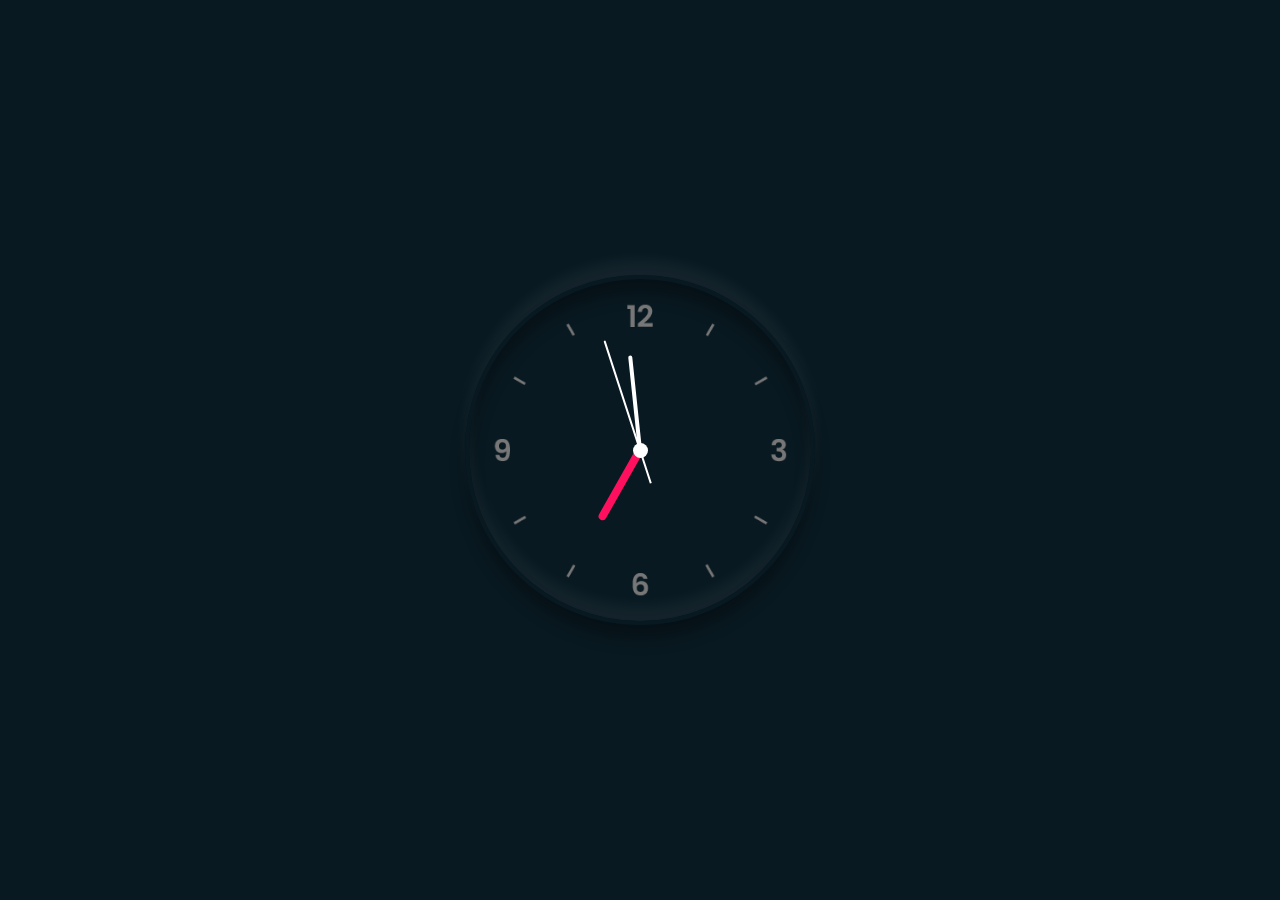
<file: index.html>
<!DOCTYPE html>
<html lang="en">

<head>
    <meta charset="UTF-8">
    <meta name="viewport" content="width=device-width, initial-scale=1.0">
    <meta http-equiv="X-UA-Compatible" content="ie=edge">
    <title>Document</title>
    <style>
        * {
            margin: 0;
            padding: 0;
            box-sizing: border-box;
        }

        body {
            display: flex;
            justify-content: center;
            align-items: center;
            min-height: 100vh;
            background: #091921;
        }

        .clock {
            width: 350px;
            height: 350px;
            display: flex;
            justify-content: center;
            align-items: center;
            background: url(images/clock.jpg);
            background-size: cover;
            border: 4px solid #091921;
            border-radius: 50%;
            box-shadow: 0 -15px 15px rgba(255, 255, 255, 0.05),
                inset 0 -15px 15px rgba(255, 255, 255, 0.05),
                0 15px 15px rgba(0, 0, 0, 0.3),
                inset 0 15px 15px rgba(0, 0, 0, 0.3);
        }

        .clock::before {
            content: '';
            width: 15px;
            height: 15px;
            background: #fff;
            border-radius: 50%;
            z-index: 10000;
        }

        .clock .hour,
        .clock .min,
        .clock .sec {
            position: absolute;
        }

        .clock .hour .hr {
            width: 160px;
            height: 160px;
        }

        .clock .min .mn {
            width: 190px;
            height: 190px;
        }

        .clock .sec .sc {
            width: 230px;
            height: 230px;
        }

        .hr,
        .mn,
        .sc {
            display: flex;
            justify-content: center;

            border-radius: 50%;
        }

        .hr::before {
            content: '';
            position: absolute;
            width: 8px;
            height: 80px;
            background: #ff105e;
            z-index: 10;
            border-radius: 6px 6px 0 0;
        }

        .mn::before {
            content: '';
            position: absolute;
            width: 4px;
            height: 90px;
            background: #fff;
            z-index: 11;
            border-radius: 6px 6px 0 0;
        }

        .sc::before {
            content: '';
            position: absolute;
            width: 2px;
            height: 150px;
            background: #fff;
            z-index: 12;
            border-radius: 6px 6px 0 0;
        }
    </style>
</head>

<body>
    <div class="clock">
        <div class="hour">
            <div class="hr" id="hr"></div>
        </div>
        <div class="min">
            <div class="mn" id="mn"></div>
        </div>
        <div class="sec">
            <div class="sc" id="sc"></div>
        </div>
    </div>
</body>
<script>
    const deg = 6;
    const hr = document.querySelector('#hr');
    const mn = document.querySelector('#mn');
    const sc = document.querySelector('#sc');

    setInterval(() => {

        let day = new Date();
        let hh = day.getHours() * 30;
        let mm = day.getMinutes() * deg;
        let ss = day.getSeconds() * deg;//*deg秒针动得快一点
        //(mm/12)接近下一个整点有偏移量 随着小时接近 分钟越来越大 偏移也越来越大
        //12->1 30deg gethours()=1点 那么*30就会挪到1这个刻度上
        hr.style.transform = `rotateZ(${(hh) + (mm / 12)}deg)`;
        mn.style.transform = `rotateZ(${mm}deg)`;
        sc.style.transform = `rotateZ(${ss}deg)`;
    })

</script>

</html>
</file>
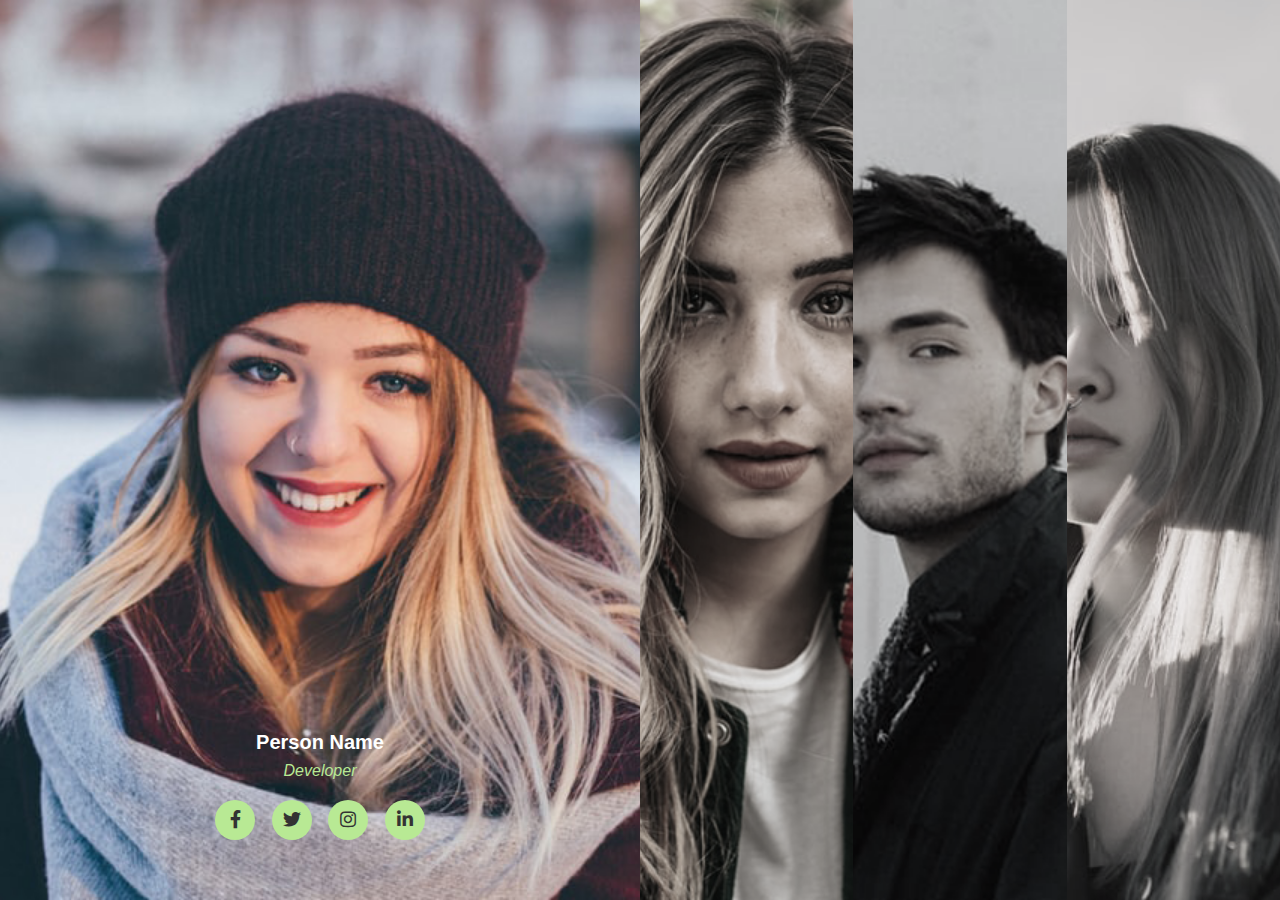
<file: Full Screen Section.html>
<!DOCTYPE html>
<html lang="en">

<head>
    <meta charset="UTF-8">
    <meta name="viewport" content="width=device-width, initial-scale=1.0">
    <meta http-equiv="X-UA-Compatible" content="ie=edge">
    <title>Document</title>
    <link rel="stylesheet" href="https://cdnjs.cloudflare.com/ajax/libs/font-awesome/5.13.0/css/all.min.css">
    <link rel="stylesheet" href="css/style.css">
</head>

<body>
    <div class="team-section">
        <div class="person">
            <img src="images/p1.png" alt="" class="person-pic">
            <div class="person-info">
                <h2>Person Name</h2>
                <p>Developer</p>
                <div class="socialmedia">
                    <a href="#"><i class="fab fa-facebook-f"></i></a>
                    <a href="#"><i class="fab fa-twitter"></i></a>
                    <a href="#"><i class="fab fa-instagram"></i></a>
                    <a href="#"><i class="fab fa-linkedin-in"></i></a>
                </div>
            </div>
        </div>
        <div class="person">
            <img src="images/p2.png" alt="" class="person-pic">
            <div class="person-info">
                <h2>Person Name</h2>
                <p>Developer & Designer</p>
                <div class="socialmedia">
                    <a href="#"><i class="fab fa-facebook-f"></i></a>
                    <a href="#"><i class="fab fa-twitter"></i></a>
                    <a href="#"><i class="fab fa-instagram"></i></a>
                    <a href="#"><i class="fab fa-linkedin-in"></i></a>
                </div>
            </div>
        </div>
        <div class="person">
            <img src="images/p3.png" alt="" class="person-pic">
            <div class="person-info">
                <h2>Person Name</h2>
                <p>Game Developer</p>
                <div class="socialmedia">
                    <a href="#"><i class="fab fa-facebook-f"></i></a>
                    <a href="#"><i class="fab fa-twitter"></i></a>
                    <a href="#"><i class="fab fa-instagram"></i></a>
                    <a href="#"><i class="fab fa-linkedin-in"></i></a>
                </div>
            </div>
        </div>
        <div class="person">
            <img src="images/p4.png" alt="" class="person-pic">
            <div class="person-info">
                <h2>Person Name</h2>
                <p>Designer</p>
                <div class="socialmedia">
                    <a href="#"><i class="fab fa-facebook-f"></i></a>
                    <a href="#"><i class="fab fa-twitter"></i></a>
                    <a href="#"><i class="fab fa-instagram"></i></a>
                    <a href="#"><i class="fab fa-linkedin-in"></i></a>
                </div>
            </div>
        </div>
    </div>
</body>

</html>
</file>
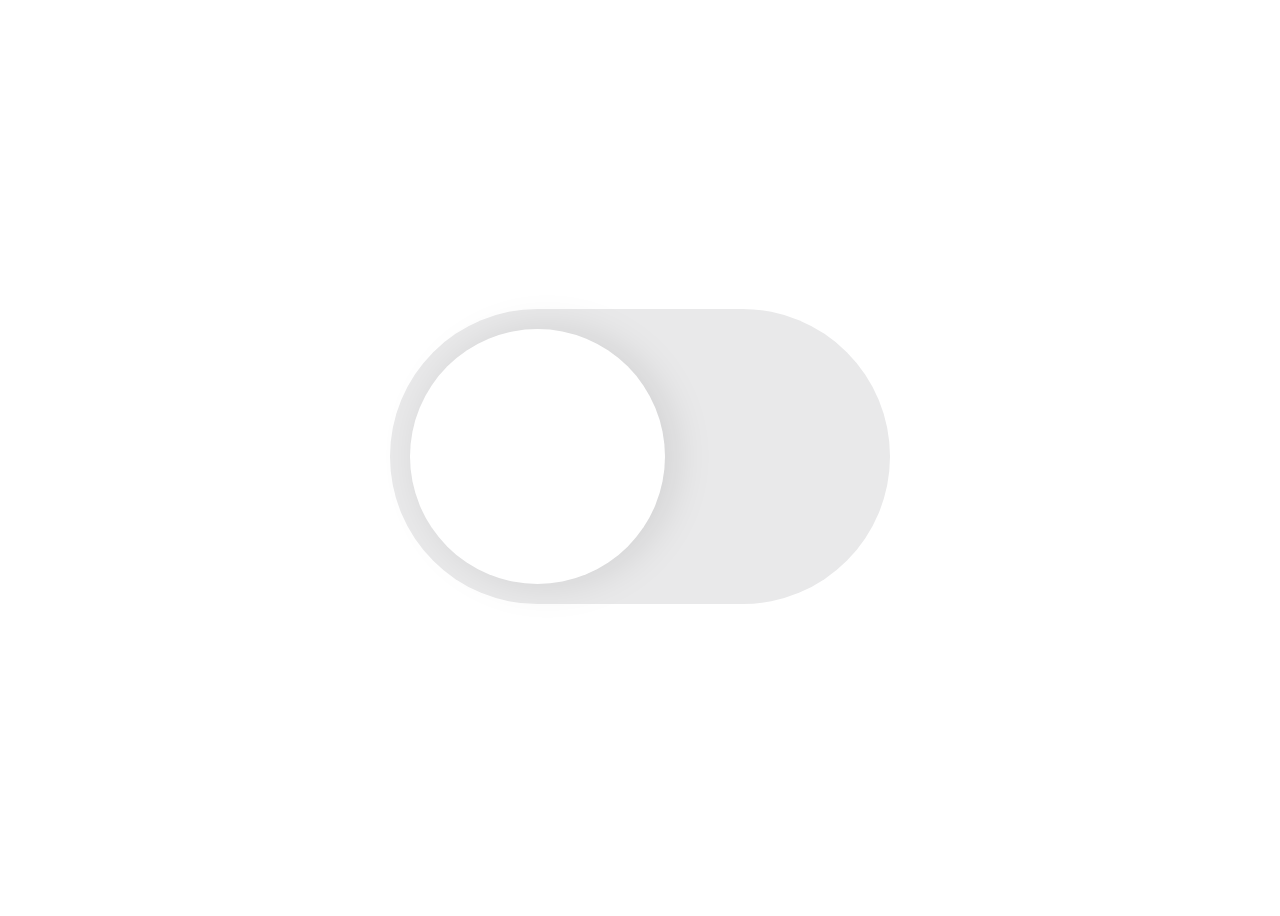
<file: IOS按钮.html>
<!DOCTYPE html>
<html lang="en">

<head>
    <meta charset="UTF-8">
    <meta name="viewport" content="width=device-width, initial-scale=1.0">
    <meta http-equiv="X-UA-Compatible" content="ie=edge">
    <title>Document</title>
    <style>
        :root {
            /*按钮宽度*/
            --button-width: 500px;
            /*按钮高度*/
            --button-height: 295px;
            /*里面圆形直径*/
            --toggle-diameter: 255px;
            /*按钮与里面圆形之间的距离*/
            --button-toggle-offset: calc((var(--button-height) - var(--toggle-diameter)) / 2);
            /*里面圆形阴影大小*/
            --toggle-shadow-offset: 10px;
            /*里面圆形在长按状态下的宽度*/
            --toggle-wider: 333px;
            /*浅灰色*/
            --color-grey: #E9E9EA;
            /*深灰色*/
            --coloc-dark-grey: #39393D;
            /*绿色*/
            --color-green: #30D158;
        }

        span {
            display: inline-block;
            width: var(--button-width);
            height: var(--button-height);
            background-color: var(--color-grey);
            border-radius: calc(var(--button-height) / 2);
            position: relative;
            transition: .3s all ease-in-out;
        }

        span::after {
            content: '';
            display: inline-block;
            width: var(--toggle-diameter);
            height: var(--toggle-diameter);
            background-color: #fff;
            border-radius: calc(var(--toggle-diameter) / 2);
            position: absolute;
            top: var(--button-toggle-offset);
            transform: translateX(var(--button-toggle-offset));
            box-shadow: var(--toggle-shadow-offset) 0 calc(var(--toggle-shadow-offset) * 4) rgba(0, 0, 0, .10);
            transition: .3s all ease-in-out;
        }

        body {
            display: flex;
            justify-content: center;
            align-items: center;
            min-height: 100vh;
        }

        input[type="checkbox"]:checked+span {
            background-color: var(--color-green);

        }

        input[type="checkbox"]:checked+span::after {
            transform: translateX(calc(var(--button-width) - var(--toggle-diameter) - var(--button-toggle-offset)));
            box-shadow: calc(var(--toggle-shadow-offset) * -1) 0 calc(var(--toggle-shadow-offset) * 4) rgba(0, 0, 0, .10);
        }

        input[type="checkbox"] {
            display: none;
        }

        input[type="checkbox"]:active+span::after {
            width: var(--toggle-wider);
        }

        input[type="checkbox"]:checked:active+span::after {
            transform: translateX(calc(var(--button-width) - var(--toggle-wider) - var(--button-toggle-offset)));
        }

        @media(prefers-color-scheme: dark) {
            body {
                background-color: #1C1C1E;

            }

            span {
                background-color: var(--color-dark-grey);
            }
        }
    </style>
</head>

<body>
    <label for="toggle">
        <input type="checkbox" id="toggle">
        <span></span>
    </label>

</body>

</html>
</file>
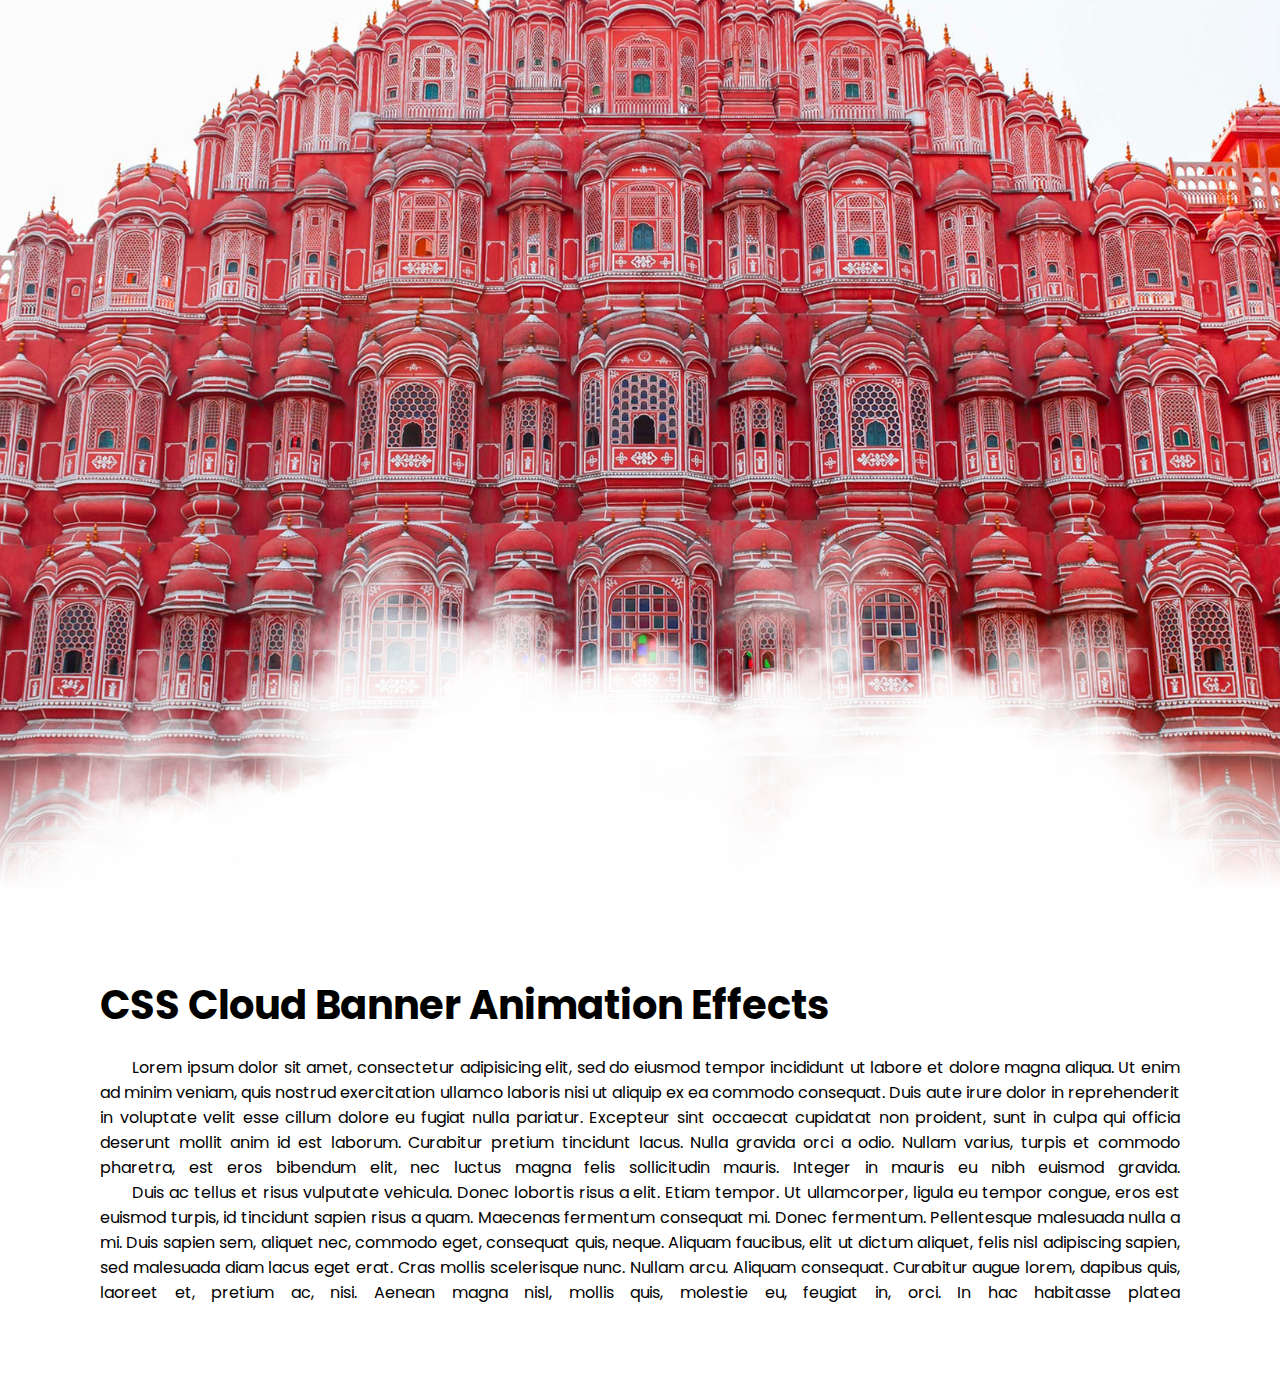
<file: 云朵特效.html>
<!DOCTYPE html>
<html lang="en">

<head>
    <meta charset="UTF-8">
    <meta name="viewport" content="width=device-width, initial-scale=1.0">
    <meta http-equiv="X-UA-Compatible" content="ie=edge">
    <link rel="stylesheet" href="css/cloud.css">
    <script src="https://cdnjs.cloudflare.com/ajax/libs/jquery/3.5.0/jquery.min.js"></script>
    <title>CSS Cloud Banner Animation Effects</title>
</head>
<div class="banner">
    <div class="clouds">
        <img src="images/cloud1.png" style="--i:1;">
        <img src="images/cloud2.png" style="--i:2;">
        <img src="images/cloud3.png" style="--i:3;">
        <img src="images/cloud4.png" style="--i:4;">
        <img src="images/cloud5.png" style="--i:5;">
    </div>
</div>
<section>
    <h2>CSS Cloud Banner Animation Effects</h2>
    <p>
        Lorem ipsum dolor sit amet, consectetur adipisicing elit, sed do eiusmod tempor incididunt ut labore et
        dolore magna aliqua. Ut enim ad minim veniam, quis nostrud exercitation ullamco laboris nisi ut aliquip ex
        ea commodo consequat. Duis aute irure dolor in reprehenderit in voluptate velit esse cillum dolore eu fugiat
        nulla pariatur. Excepteur sint occaecat cupidatat non proident, sunt in culpa qui officia deserunt mollit
        anim id est laborum. Curabitur pretium tincidunt lacus. Nulla gravida orci a odio. Nullam varius, turpis et
        commodo pharetra, est eros bibendum elit, nec luctus magna felis sollicitudin mauris. Integer in mauris eu
        nibh euismod gravida.

    </p>
    <p>
        Duis ac tellus et risus vulputate vehicula. Donec lobortis risus a elit. Etiam tempor.
        Ut ullamcorper, ligula eu tempor congue, eros est euismod turpis, id tincidunt sapien risus a quam. Maecenas
        fermentum consequat mi. Donec fermentum. Pellentesque malesuada nulla a mi. Duis sapien sem, aliquet nec,
        commodo eget, consequat quis, neque. Aliquam faucibus, elit ut dictum aliquet, felis nisl adipiscing sapien,
        sed malesuada diam lacus eget erat. Cras mollis scelerisque nunc. Nullam arcu. Aliquam consequat. Curabitur
        augue lorem, dapibus quis, laoreet et, pretium ac, nisi. Aenean magna nisl, mollis quis, molestie eu,
        feugiat in, orci. In hac habitasse platea
    </p>
</section>

<body>

</body>
<script>
    var i = 1;
    $('.banner .clouds img').each(function (index) {
        $(this).css("animation-duration", 8 + index + 1 + "s");

    });
</script>

</html>
</file>
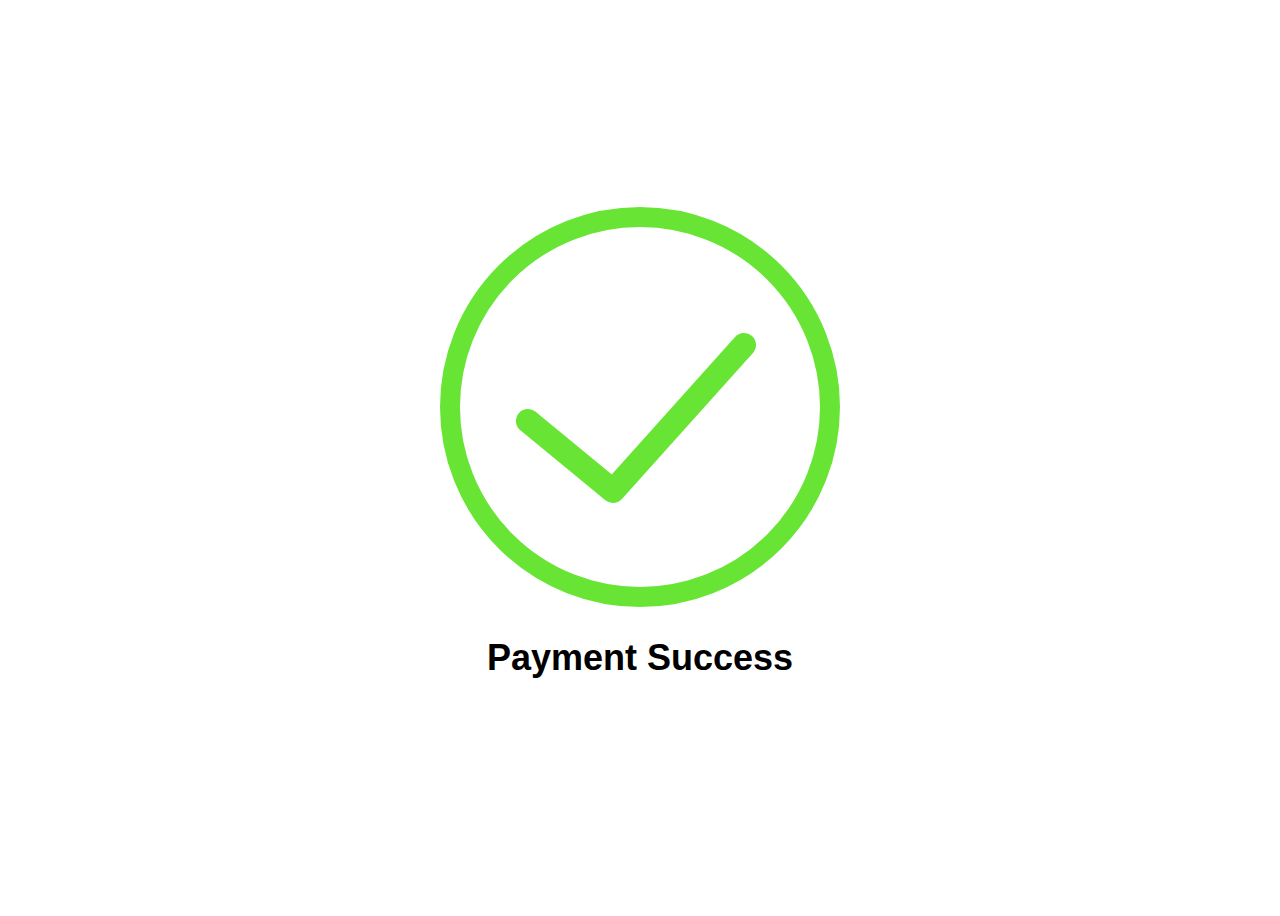
<file: 打勾效果.html>
<!DOCTYPE html>
<html lang="en">

<head>
    <meta charset="UTF-8">
    <meta name="viewport" content="width=device-width, initial-scale=1.0">
    <meta http-equiv="X-UA-Compatible" content="ie=edge">
    <title>Document</title>
    <style>
        body {
            display: flex;
            justify-content: center;
            align-items: center;
            min-height: 100vh;
            flex-direction: column;
        }

        h2 {
            font-family: Helvetica;
            font-size: 36px;
        }
    </style>
</head>

<body>
    <svg width="400" height="400">

        <circle fill="none" stroke="#68E534" stroke-width="20" cx="200" cy="200" r="190" />
        <polyline fill="none" stroke="#68E534" stroke-width="24" points="88,214 173,284 304,138" stroke-linecap="round"
            stroke-linejoin="round" />
    </svg>
    <h2>Payment Success</h2>
</body>

</html>
</file>
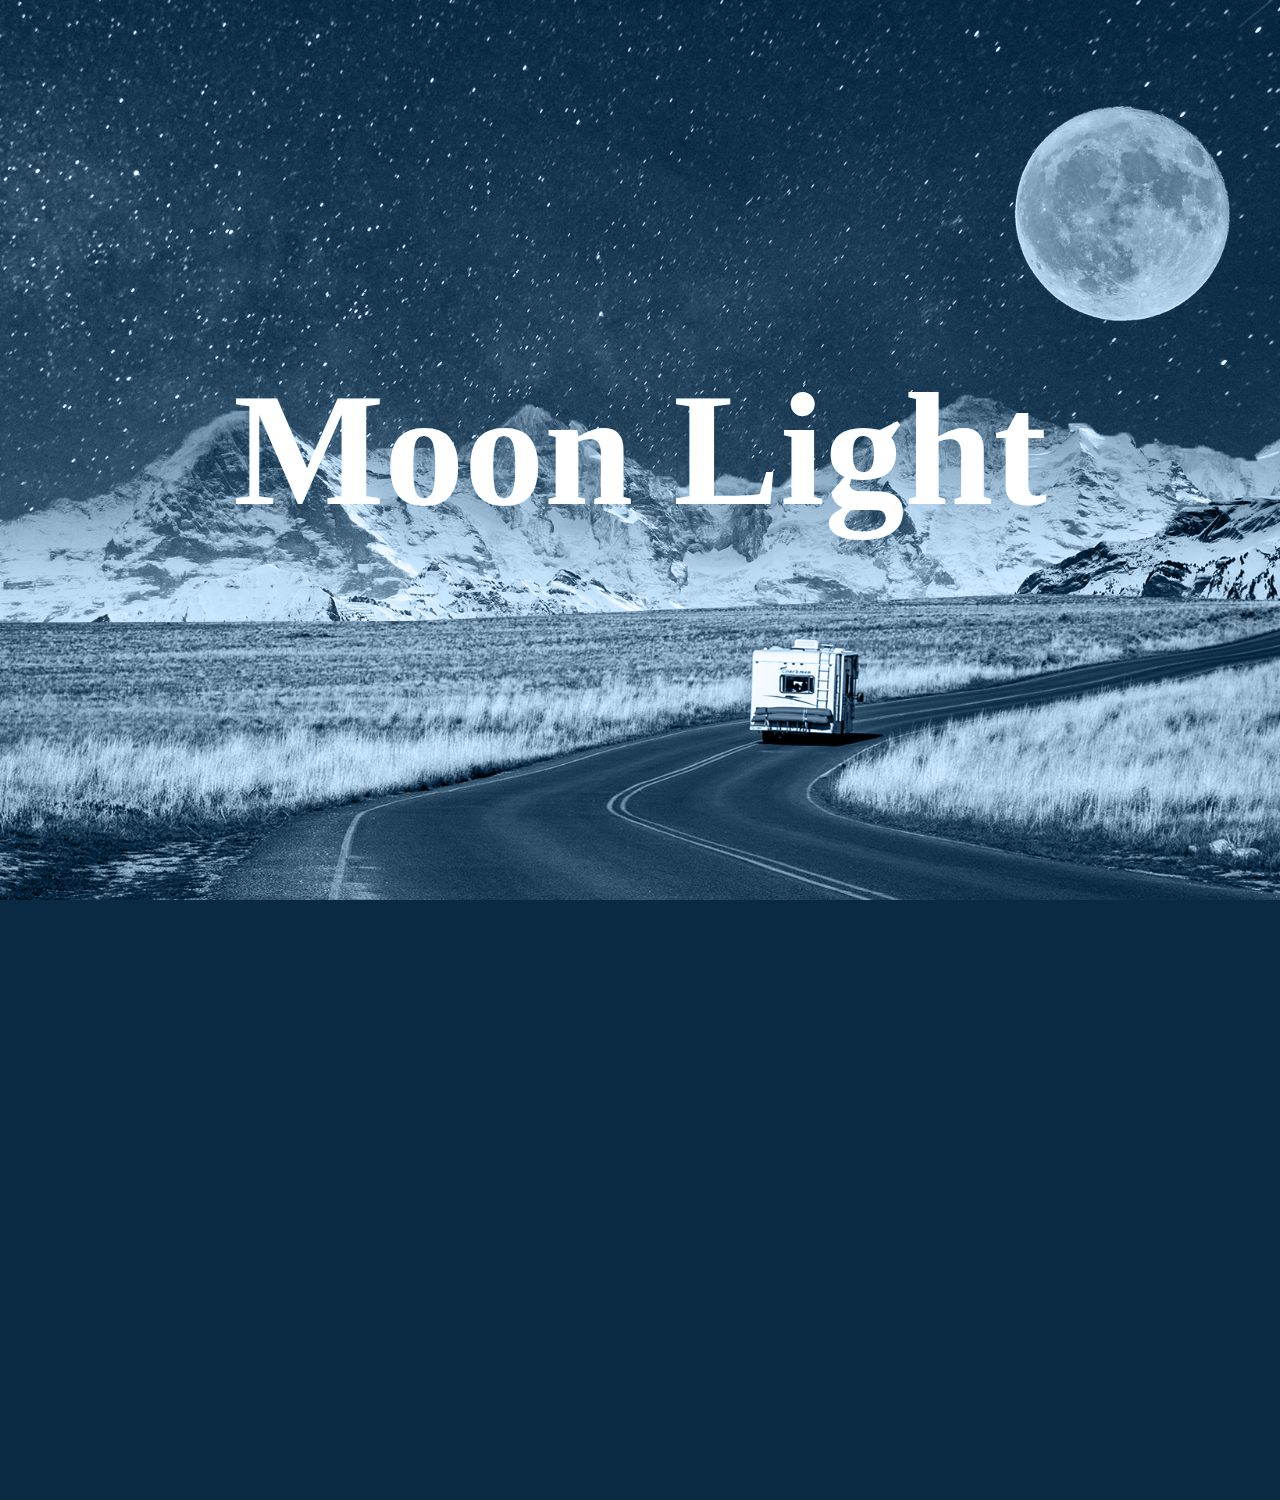
<file: 滚动视差.html>
<!DOCTYPE html>
<html lang="en">

<head>
    <meta charset="UTF-8">
    <meta name="viewport" content="width=device-width, initial-scale=1.0">
    <meta http-equiv="X-UA-Compatible" content="ie=edge">
    <title>Moon Light Parallax Effects | Vanilla JavaScript</title>
    <link rel="stylesheet" href="css/parallax.css">
</head>

<body>
    <section>
        <img src="images/bg1.jpg" id="bg">
        <img src="images/moon.png" id="moon">
        <img src="images/mountain.png" id="mountain">
        <img src="images/road.png" id="road">
        <h2 id="text">
            Moon Light
        </h2>
    </section>
</body>
<script>
    let bg = document.querySelector('#bg')
    let moon = document.querySelector('#moon')
    let mountain = document.querySelector('#mountain')
    let road = document.querySelector('#road')
    let text = document.querySelector('#text')

    window.addEventListener('scroll', () => {
        var value = window.scrollY;

        bg.style.top = value * 0.5 + 'px';
        moon.style.left = -value * 0.5 + 'px';
        mountain.style.top = -value * 0.15 + 'px';
        road.style.top = value * 0.15 + 'px';

        text.style.top = value * 1 + 'px';


    })

</script>

</html>
</file>
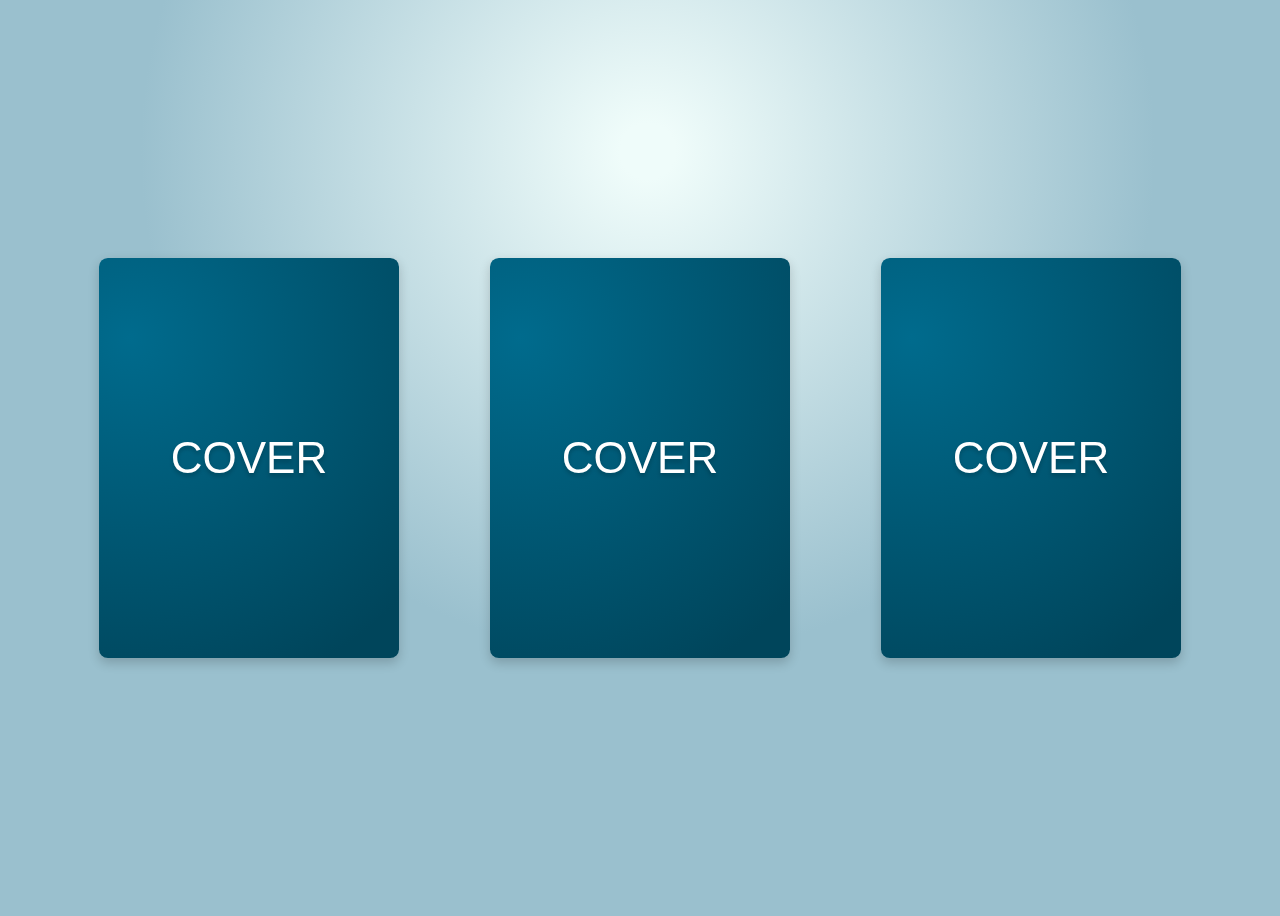
<file: 翻牌.html>
<!DOCTYPE html>
<html lang="en">

<head>
    <meta charset="UTF-8">
    <meta name="viewport" content="width=device-width, initial-scale=1.0">
    <meta http-equiv="X-UA-Compatible" content="ie=edge">
    <title>Document</title>
    <style>
        html {
            font-size: 22px;
        }

        body {
            height: 100vh;
            display: flex;
            justify-content: space-evenly;
            align-items: center;
            font-family: Helvetica, Arial;
            background-image: radial-gradient(circle 506px at 50.6% 16.5%, rgba(239, 252, 250, 1) 5.5%,
                    rgba(154, 192, 206, 1) 100.2%);
        }

        .card-contaier {
            width: 300px;
            height: 400px;
            position: relative;
            perspective: 1000px;
        }

        .cover,
        .back {

            width: 100%;
            height: 100%;
            position: absolute;
            backface-visibility: hidden;
            transition: transform .25s ease-in-out;
            display: flex;
            justify-content: center;
            align-items: center;
            font-size: 2rem;
            border-radius: .4rem;
            box-shadow: 0 .2rem .5rem rgba(0, 0, 0, .18);
            text-shadow: 0 .15rem .2rem rgba(0, 0, 0, .2);

        }

        .cover {
            background-image: radial-gradient(circle farthest-corner at 10% 20%, rgba(0, 107, 141, 1) 0%, rgba(0, 69, 91, 1) 90%);
            transform: rotateY(0deg);
            color: #fff;

        }

        .card-contaier:hover .cover {
            transform: rotateY(180deg);
        }

        .back {
            background-image: radial-gradient(circle farthest-corner at 10% 20%, rgba(205, 33, 42, 1) 0%, rgba(236, 95, 5, 1) 90%);
            transform: rotateY(-180deg);
        }

        .card-contaier:hover .back {
            transform: rotateY(0deg);
        }
    </style>
</head>

<body>
    <div class="card-contaier">
        <div class="cover">
            COVER
        </div>
        <div class="back">
            BACK
        </div>
    </div>
    <div class="card-contaier">
        <div class="cover">
            COVER
        </div>
        <div class="back">
            BACK
        </div>
    </div>
    <div class="card-contaier">
        <div class="cover">
            COVER
        </div>
        <div class="back">
            BACK
        </div>
    </div>
</body>

</html>
</file>
<file: css/style.css>
*{
    margin: 0;
    padding: 0;
    font-family: "Open Sans",sans-serif;
}
.team-section{
      display: flex;
      height: 100vh;
    
}
.person{
    flex: 1;
    overflow: hidden;
    cursor: pointer;
    position: relative;
    transition:  .6s;

}
.person:hover{
     flex: 3;
}
.person-pic{
    position: absolute;
    height:100%;
    left: 50%;
    transform: translateX(-50%);
    filter: grayscale(80%);
    transition: .3s;
}
.person:hover .person-pic{
     filter: grayscale(0);
}
.person-info{
    position: absolute;
    bottom: 10px;
    text-align: center;
    width: 100%;
    opacity: 0;
    transition: .2s;
}
.person:hover .person-info{
    opacity: 1;
    bottom: 60px;
    transition-delay: .6s;
}
.person-info h2{
    font-size: 20px;
    color:#fff;

}
.person-info p{
    color: #b8e994;
    font-style: italic;
    margin-top: 8px;
    margin-bottom: 20px;
}
.socialmedia a{
    display: inline-block;
    width: 40px;
    height: 40px;
    color: #333;
    background-color: #b8e994;
    line-height: 40px;
    border-radius: 50%;
    margin: 0 6px;
    font-size: 18px;
    transition: .3s linear;
}
.socialmedia a:hover{
     color: #b8e994;
     background-color: transparent;
     transform: scale(1.5);
}
</file>
<file: css/cloud.css>
@import url('https://fonts.googleapis.com/css2?family=Poppins:wght@300;400;500;600;700;800;900&display=swap');

*{
    margin: 0;
    padding: 0;
    font-family: 'Poppins',sans-serif;
    box-sizing: border-box;
}
.banner{
      position: relative;
      width: 100%;
      height: 100vh;
      background:  url(../images/bg.jpg);
      background-size: cover;
      background-position: bottom;
}
.banner .clouds{
   position: absolute;
   top:0;
   left: 0;
   width: 100%;
   height: 100%;
   overflow: hidden;
}
.banner .clouds img{
      position: absolute;
      bottom: 0;
      max-width: 100%;
      animation:  animate  linear infinite;
      
}
@keyframes animate{
      0%{
             transform: translateX(-100%);
      }
      100%{
             transform: translateX(100%);
      }
}
section{
    position: relative;
    padding: 75px 100px;
}
section h2{
     font-size: 2.5em;
     margin-bottom: 20px;
}
section p{
      text-indent: 2em;
      text-align-last: justify;
      text-align: justify;
      /*兼容IE*/
      text-justify: distribute-all-lines;
}
</file>
<file: css/parallax.css>
* {
  margin: 0;
  padding: 0;
}
body {
  background-color: #0a2a43;
  min-height: 1500px;
}
section {
  position: relative;
  width: 100%;
  height: 100vh;
  overflow: hidden;
  display: flex;
  justify-content: center;
  align-items: center;
}
section:before {
  content: '';
  position: absolute;
  bottom: 0;
  width: 100%;
  height: 100px;
  background: linear-gradient(to top #0a2a43 transparent);
  z-index: 10000;
}
section:after {
  content: '';
  position: absolute;
  top: 0;
  left: 0;
  width: 100%;
  height: 100%;
  background: #0a2a43;
  z-index: 10000;
  mix-blend-mode: color;
}
section img {
  position: absolute;
  top: 0;
  left: 0;
  width: 100%;
  height: 100%;
  object-fit: cover;
  pointer-events: none;
}
#text {
  position: relative;
  color: #ffffff;
  font-size: 10em;
  z-index: 1;
}
#road {
  z-index: 2;
}
</file>
